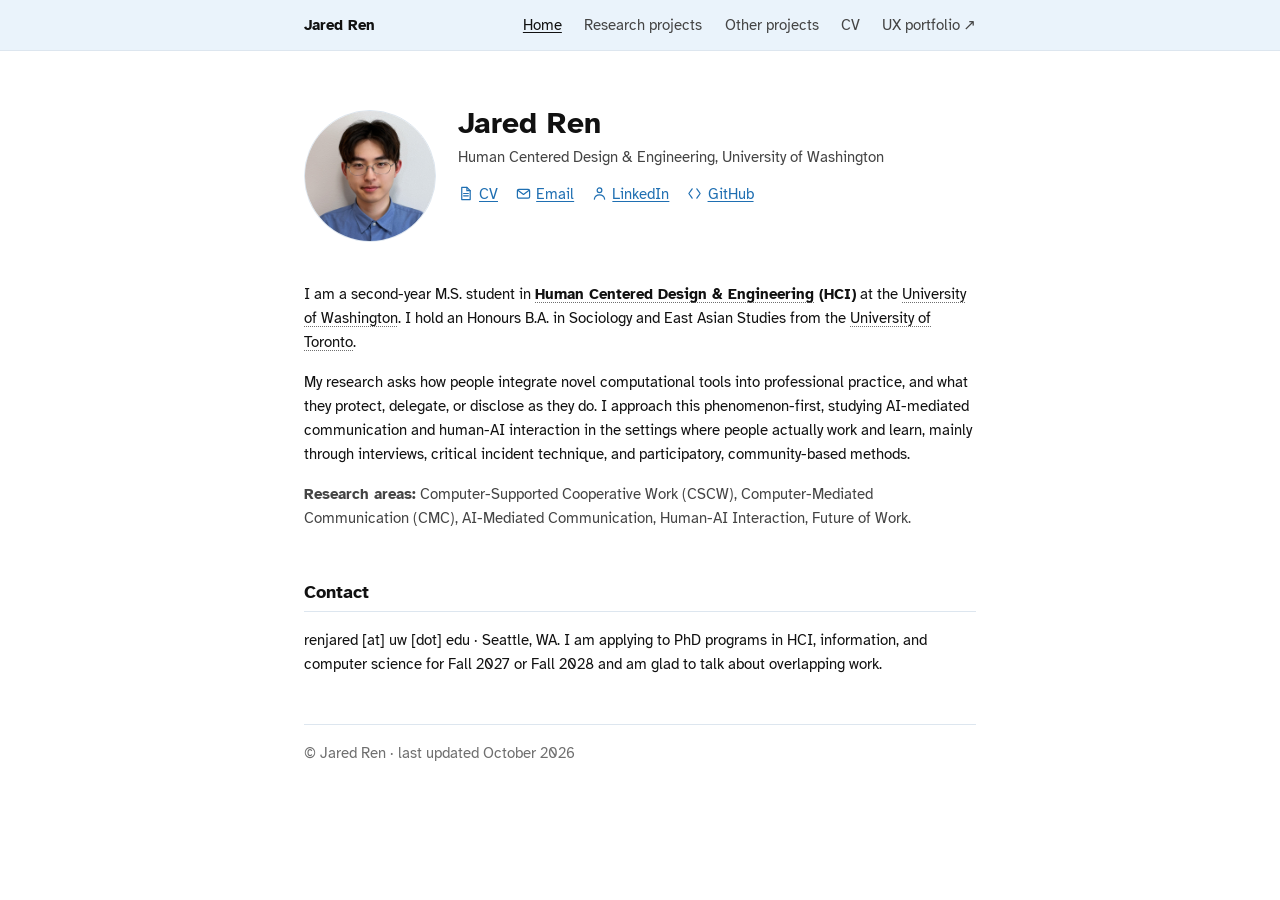
<file: index.html>
<!DOCTYPE html>
<html lang="en">
<head>
<meta charset="utf-8">
<meta name="viewport" content="width=device-width, initial-scale=1">
<title>Jared Ren</title>
<meta name="description" content="Jared Ren is an M.S. student in Human Centered Design and Engineering at the University of Washington studying AI-mediated communication, human-AI interaction, and how people integrate new computational tools into their work.">
<meta name="author" content="Jared Ren">
<link rel="canonical" href="https://jaredren.github.io/">
<link rel="icon" href="favicon.svg?v=2" type="image/svg+xml">
<meta name="theme-color" content="#ffffff">

<meta property="og:type" content="website">
<meta property="og:title" content="Jared Ren">
<meta property="og:description" content="M.S. student in Human Centered Design and Engineering at the University of Washington. AI-mediated communication and human-AI interaction.">
<meta property="og:url" content="https://jaredren.github.io/">
<meta property="og:image" content="https://jaredren.github.io/headshot.jpg">
<meta name="twitter:card" content="summary">
<meta name="twitter:title" content="Jared Ren">
<meta name="twitter:description" content="M.S. student in HCDE at the University of Washington.">
<meta name="twitter:image" content="https://jaredren.github.io/headshot.jpg">

<link rel="preconnect" href="https://fonts.googleapis.com">
<link rel="preconnect" href="https://fonts.gstatic.com" crossorigin>
<link href="https://fonts.googleapis.com/css2?family=Atkinson+Hyperlegible:ital,wght@0,400;0,700;1,400&display=swap" rel="stylesheet">
<link rel="stylesheet" href="style.css?v=20261008b">
</head>
<body>

  <nav class="topnav">
    <div class="topnav-inner">
      <a class="nav-brand" href="./">Jared Ren</a>
      <div class="nav-links">
        <a href="./" aria-current="page">Home</a>
        <a href="research.html">Research projects</a>
        <a href="projects.html">Other projects</a>
        <a href="cv.pdf" target="_blank" rel="noopener">CV</a>
        <a target="_blank" rel="noopener" href="https://jaredren.github.io/portfolio/">UX portfolio&#8201;&#8599;</a>
      </div>
    </div>
  </nav>

<main id="top">

  <header class="hero">
    <div class="hero-text">
      <h1>Jared Ren</h1>
      <p class="location">Human Centered Design &amp; Engineering, University of Washington</p>

      <ul class="links">
        <li><a href="cv.pdf" target="_blank" rel="noopener"><svg class="ico" viewBox="0 0 16 16" aria-hidden="true"><path d="M4 1.5h5.5L13 5v9.5H4z" fill="none" stroke="currentColor" stroke-width="1.3" stroke-linejoin="round"/><path d="M9.5 1.5V5H13M6 8h5M6 10.5h5" fill="none" stroke="currentColor" stroke-width="1.3" stroke-linecap="round"/></svg>CV</a></li>
        <li><a href="mailto:renjared@uw.edu"><svg class="ico" viewBox="0 0 16 16" aria-hidden="true"><rect x="1.5" y="3.5" width="13" height="9.5" rx="1.5" fill="none" stroke="currentColor" stroke-width="1.3"/><path d="M2 4.5l6 4.5 6-4.5" fill="none" stroke="currentColor" stroke-width="1.3" stroke-linejoin="round"/></svg>Email</a></li>
        <li><a target="_blank" rel="noopener" href="https://linkedin.com/in/renjared"><svg class="ico" viewBox="0 0 16 16" aria-hidden="true"><circle cx="8" cy="4.5" r="2.5" fill="none" stroke="currentColor" stroke-width="1.3"/><path d="M2.5 14c.5-3 2.7-4.5 5.5-4.5s5 1.5 5.5 4.5" fill="none" stroke="currentColor" stroke-width="1.3" stroke-linecap="round"/></svg>LinkedIn</a></li>
        <li><a target="_blank" rel="noopener" href="https://github.com/jaredren"><svg class="ico" viewBox="0 0 16 16" aria-hidden="true"><path d="M5.5 3L2 8l3.5 5M10.5 3L14 8l-3.5 5" fill="none" stroke="currentColor" stroke-width="1.3" stroke-linecap="round" stroke-linejoin="round"/></svg>GitHub</a></li>
      </ul>
    </div>

    <figure class="headshot">
      <img src="headshot.jpg" alt="Photo of Jared Ren"
           onerror="this.style.display='none';this.parentNode.classList.add('no-photo');">
      <figcaption>photo</figcaption>
    </figure>
  </header>

  <section class="bio" aria-label="About">
    <p>
      I am a second-year M.S. student in <strong><a target="_blank" rel="noopener" class="quiet" href="https://www.hcde.washington.edu/">Human Centered Design &amp; Engineering</a> (HCI)</strong>
      at the <a target="_blank" rel="noopener" class="quiet" href="https://www.washington.edu/">University of Washington</a>. I hold an Honours B.A. in Sociology and East Asian Studies
      from the <a target="_blank" rel="noopener" class="quiet" href="https://www.utoronto.ca/">University of Toronto</a>.
    </p>
    <p>
      My research asks how people integrate novel computational tools into professional practice,
      and what they protect, delegate, or disclose as they do. I approach this phenomenon-first,
      studying AI-mediated communication and human-AI interaction in the settings where people
      actually work and learn, mainly through interviews, critical incident technique, and
      participatory, community-based methods.
    </p>
    <p class="areas">
      <strong>Research areas:</strong> Computer-Supported Cooperative Work (CSCW),
      Computer-Mediated Communication (CMC), AI-Mediated Communication, Human-AI Interaction,
      Future of Work.
    </p>
  </section>

    <section id="contact" aria-labelledby="contact-h">
    <h2 id="contact-h">Contact</h2>
    <p class="misc">
      renjared [at] uw [dot] edu &middot; Seattle, WA.
      I am applying to PhD programs in HCI, information, and computer science for Fall 2027 or Fall 2028 and am
      glad to talk about overlapping work.
    </p>
  </section>

  <footer>
    <p>&copy; Jared Ren &middot; last updated October 2026</p>
  </footer>

</main>

</body>
</html>
</file>
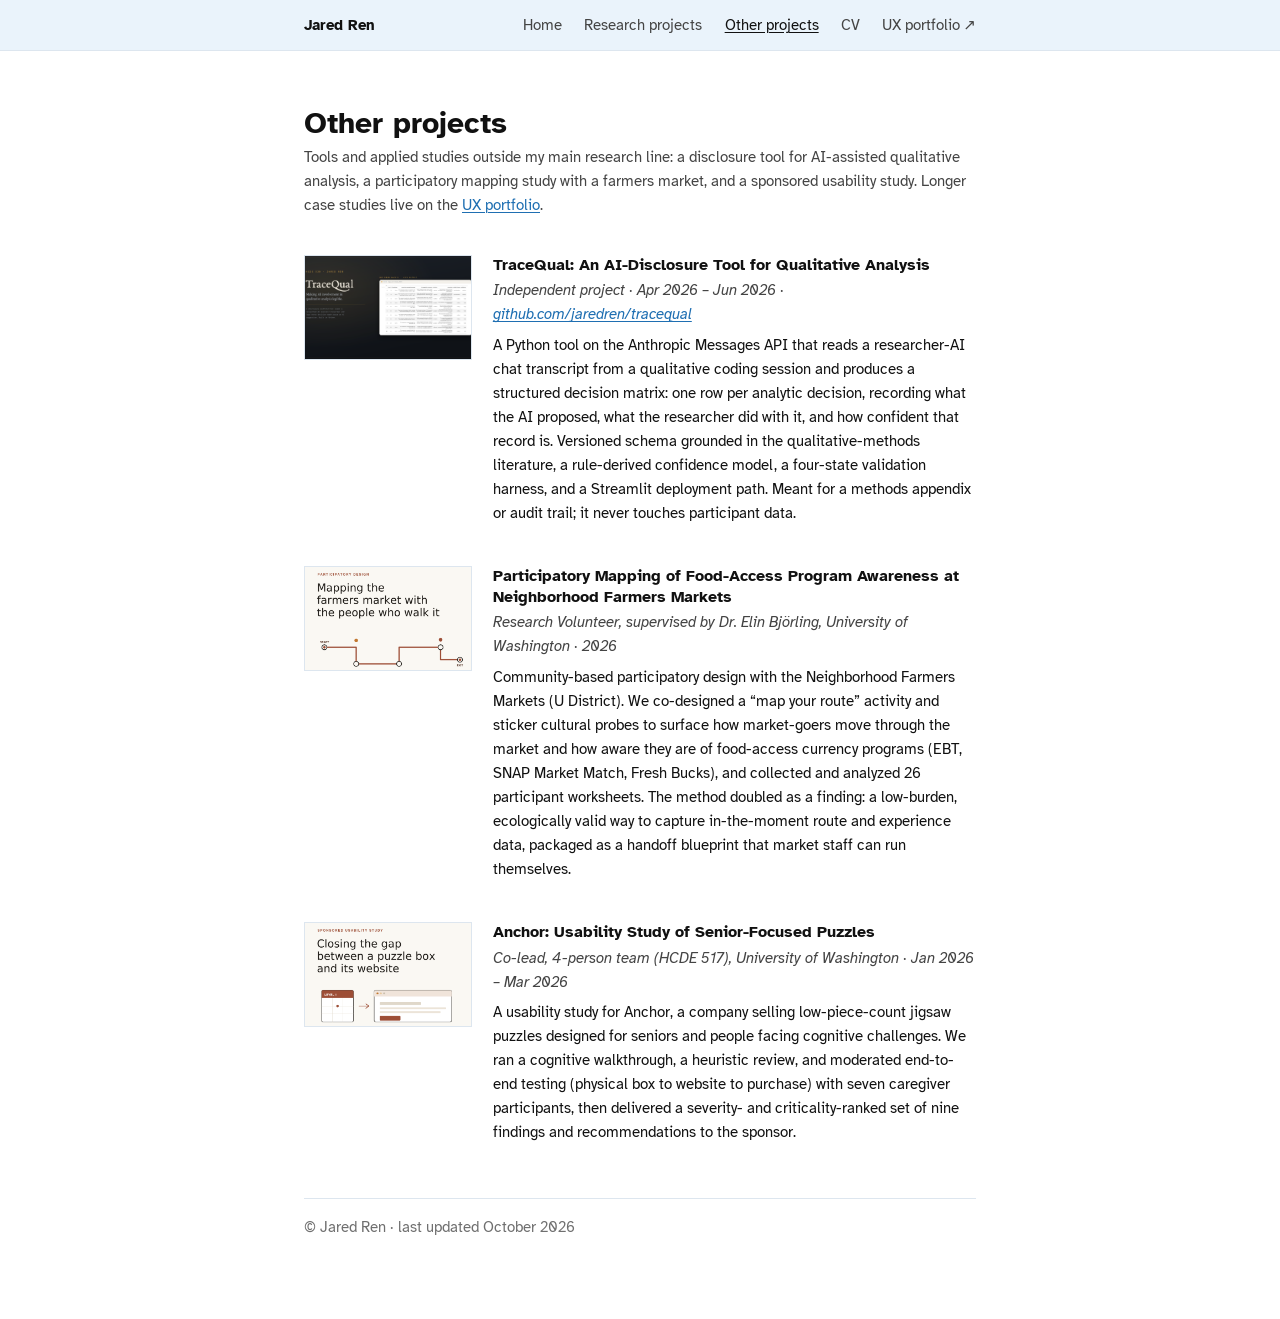
<file: projects.html>
<!DOCTYPE html>
<html lang="en">
<head>
<meta charset="utf-8">
<meta name="viewport" content="width=device-width, initial-scale=1">
<title>Other projects — Jared Ren</title>
<meta name="description" content="Other projects by Jared Ren: tools, participatory research, and usability studies.">
<meta name="author" content="Jared Ren">
<link rel="canonical" href="https://jaredren.github.io/projects.html">
<link rel="icon" href="favicon.svg?v=2" type="image/svg+xml">
<meta name="theme-color" content="#ffffff">
<link rel="preconnect" href="https://fonts.googleapis.com">
<link rel="preconnect" href="https://fonts.gstatic.com" crossorigin>
<link href="https://fonts.googleapis.com/css2?family=Atkinson+Hyperlegible:ital,wght@0,400;0,700;1,400&display=swap" rel="stylesheet">
<link rel="stylesheet" href="style.css?v=20261008b">
</head>
<body>

  <nav class="topnav">
    <div class="topnav-inner">
      <a class="nav-brand" href="./">Jared Ren</a>
      <div class="nav-links">
        <a href="./">Home</a>
        <a href="research.html">Research projects</a>
        <a href="projects.html" aria-current="page">Other projects</a>
        <a href="cv.pdf" target="_blank" rel="noopener">CV</a>
        <a target="_blank" rel="noopener" href="https://jaredren.github.io/portfolio/">UX portfolio&#8201;&#8599;</a>
      </div>
    </div>
  </nav>

<main id="top" class="research-page">

  <header class="page-head">
    <h1>Other projects</h1>
    <p class="lede">
      Tools and applied studies outside my main research line: a disclosure tool for AI-assisted
      qualitative analysis, a participatory mapping study with a farmers market, and a sponsored
      usability study. Longer case studies live on the
      <a target="_blank" rel="noopener" href="https://jaredren.github.io/portfolio/">UX portfolio</a>.
    </p>
  </header>

  <section id="projects" aria-label="Projects">

    <article class="rp has-thumb">
      <img class="thumb" src="img/tracequal.png" alt="TraceQual decision matrix">
      <div class="rp-body">
        <h3>TraceQual: An AI-Disclosure Tool for Qualitative Analysis</h3>
        <p class="role">Independent project &middot; Apr 2026 &ndash; Jun 2026 &middot; <a target="_blank" rel="noopener" href="https://github.com/jaredren/tracequal">github.com/jaredren/tracequal</a></p>
        <p class="overview">
          A Python tool on the Anthropic Messages API that reads a researcher-AI chat transcript from
          a qualitative coding session and produces a structured decision matrix: one row per analytic
          decision, recording what the AI proposed, what the researcher did with it, and how confident
          that record is. Versioned schema grounded in the qualitative-methods literature, a
          rule-derived confidence model, a four-state validation harness, and a Streamlit deployment
          path. Meant for a methods appendix or audit trail; it never touches participant data.
        </p>
      </div>
    </article>

    <article class="rp has-thumb">
      <img class="thumb" src="img/farmers.png" alt="Map-your-route activity at the farmers market">
      <div class="rp-body">
        <h3>Participatory Mapping of Food-Access Program Awareness at Neighborhood Farmers Markets</h3>
        <p class="role">Research Volunteer, supervised by Dr. Elin Bj&ouml;rling, University of Washington &middot; 2026</p>
        <p class="overview">
          Community-based participatory design with the Neighborhood Farmers Markets (U District).
          We co-designed a &ldquo;map your route&rdquo; activity and sticker cultural probes to
          surface how market-goers move through the market and how aware they are of food-access
          currency programs (EBT, SNAP Market Match, Fresh Bucks), and collected and analyzed 26
          participant worksheets. The method doubled as a finding: a low-burden, ecologically valid
          way to capture in-the-moment route and experience data, packaged as a handoff blueprint
          that market staff can run themselves.
        </p>
      </div>
    </article>

    <article class="rp has-thumb">
      <img class="thumb" src="img/anchor.png" alt="Anchor usability study">
      <div class="rp-body">
        <h3>Anchor: Usability Study of Senior-Focused Puzzles</h3>
        <p class="role">Co-lead, 4-person team (HCDE 517), University of Washington &middot; Jan 2026 &ndash; Mar 2026</p>
        <p class="overview">
          A usability study for Anchor, a company selling low-piece-count jigsaw puzzles designed for
          seniors and people facing cognitive challenges. We ran a cognitive walkthrough, a heuristic
          review, and moderated end-to-end testing (physical box to website to purchase) with seven
          caregiver participants, then delivered a severity- and criticality-ranked set of nine
          findings and recommendations to the sponsor.
        </p>
      </div>
    </article>

  </section>

  <footer>
    <p>&copy; Jared Ren &middot; last updated October 2026</p>
  </footer>

</main>

</body>
</html>
</file>
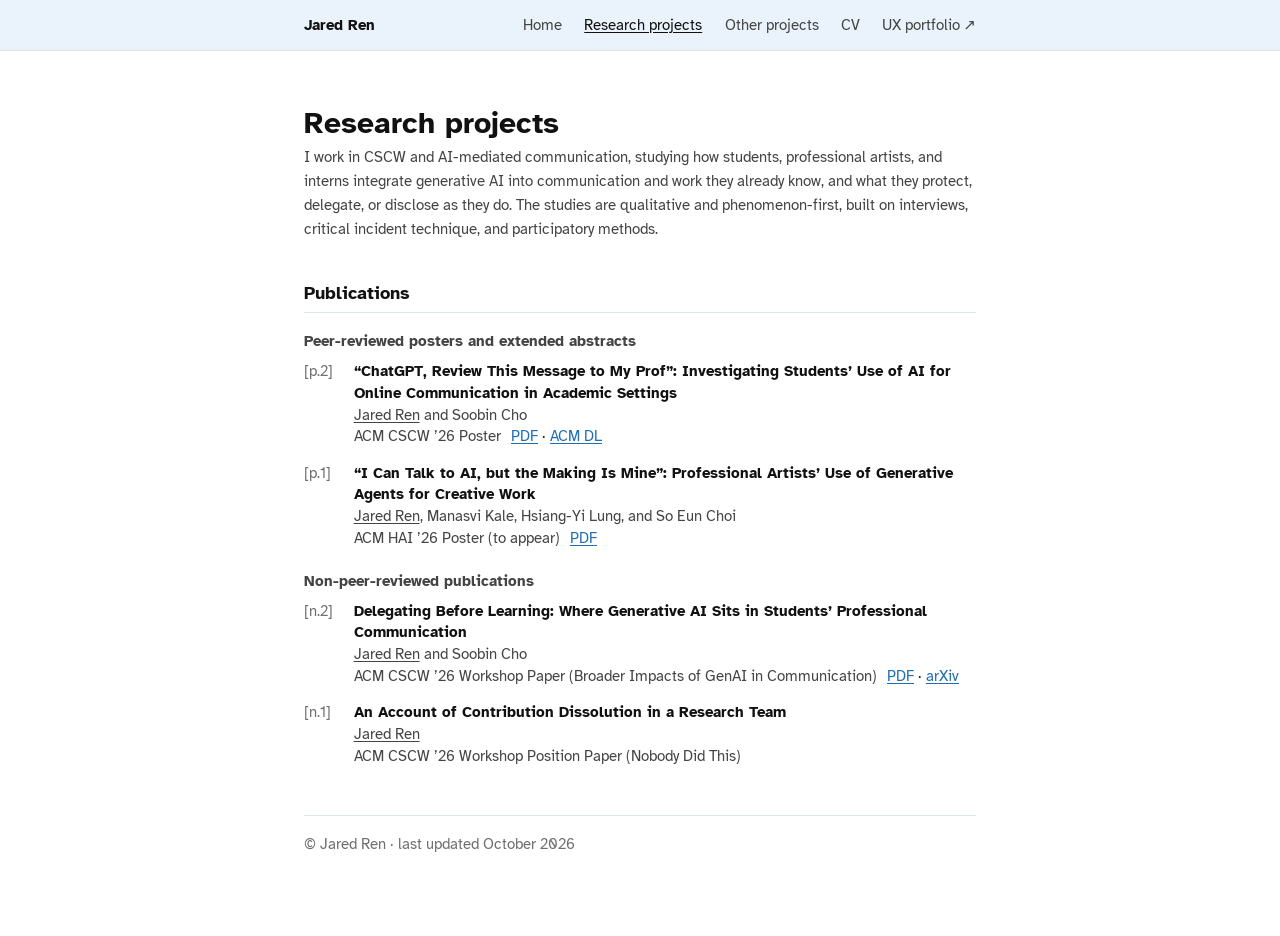
<file: research.html>
<!DOCTYPE html>
<html lang="en">
<head>
<meta charset="utf-8">
<meta name="viewport" content="width=device-width, initial-scale=1">
<title>Research projects — Jared Ren</title>
<meta name="description" content="Publications and research projects by Jared Ren.">
<meta name="author" content="Jared Ren">
<link rel="canonical" href="https://jaredren.github.io/research.html">
<link rel="icon" href="favicon.svg?v=2" type="image/svg+xml">
<meta name="theme-color" content="#ffffff">
<link rel="preconnect" href="https://fonts.googleapis.com">
<link rel="preconnect" href="https://fonts.gstatic.com" crossorigin>
<link href="https://fonts.googleapis.com/css2?family=Atkinson+Hyperlegible:ital,wght@0,400;0,700;1,400&display=swap" rel="stylesheet">
<link rel="stylesheet" href="style.css?v=20261008b">
</head>
<body>

  <nav class="topnav">
    <div class="topnav-inner">
      <a class="nav-brand" href="./">Jared Ren</a>
      <div class="nav-links">
        <a href="./">Home</a>
        <a href="research.html" aria-current="page">Research projects</a>
        <a href="projects.html">Other projects</a>
        <a href="cv.pdf" target="_blank" rel="noopener">CV</a>
        <a target="_blank" rel="noopener" href="https://jaredren.github.io/portfolio/">UX portfolio&#8201;&#8599;</a>
      </div>
    </div>
  </nav>

<main id="top" class="research-page">

  <header class="page-head">
    <h1>Research projects</h1>
    <p class="lede">
      I work in CSCW and AI-mediated communication, studying how students, professional artists,
      and interns integrate generative AI into communication and work they already know, and what
      they protect, delegate, or disclose as they do. The studies are qualitative and phenomenon-first,
      built on interviews, critical incident technique, and participatory methods.
    </p>
  </header>

  <section id="publications" aria-labelledby="pubs-h">
    <h2 id="pubs-h">Publications</h2>

    <p class="pub-group">Peer-reviewed posters and extended abstracts</p>
    <ul class="pubs">
      <li id="p2">
        <span class="key">[p.2]</span><span class="pub-title">&ldquo;ChatGPT, Review This Message to My Prof&rdquo;: Investigating Students&rsquo; Use of AI for Online Communication in Academic Settings</span><br>
        <span class="authors"><span class="me">Jared Ren</span> and Soobin Cho</span><br>
        <span class="venue">ACM CSCW &rsquo;26 Poster</span>
        <span class="pub-links"><a href="papers/ren2026-cscw-chatgpt-review-this-message.pdf" target="_blank" rel="noopener">PDF</a> &middot; <a target="_blank" rel="noopener" href="https://dl.acm.org/doi/10.1145/3785651.3831512">ACM DL</a></span>
      </li>
      <li id="p1">
        <span class="key">[p.1]</span><span class="pub-title">&ldquo;I Can Talk to AI, but the Making Is Mine&rdquo;: Professional Artists&rsquo; Use of Generative Agents for Creative Work</span><br>
        <span class="authors"><span class="me">Jared Ren</span>, Manasvi Kale, Hsiang-Yi Lung, and So Eun Choi</span><br>
        <span class="venue">ACM HAI &rsquo;26 Poster (to appear)</span>
        <span class="pub-links"><a href="papers/ren2026-hai-making-is-mine.pdf" target="_blank" rel="noopener">PDF</a></span>
      </li>
    </ul>

    <p class="pub-group">Non-peer-reviewed publications</p>
    <ul class="pubs">
      <li id="n2">
        <span class="key">[n.2]</span><span class="pub-title">Delegating Before Learning: Where Generative AI Sits in Students&rsquo; Professional Communication</span><br>
        <span class="authors"><span class="me">Jared Ren</span> and Soobin Cho</span><br>
        <span class="venue">ACM CSCW &rsquo;26 Workshop Paper (Broader Impacts of GenAI in Communication)</span>
        <span class="pub-links"><a href="papers/ren2026-delegating-before-learning.pdf" target="_blank" rel="noopener">PDF</a> &middot; <a target="_blank" rel="noopener" href="https://arxiv.org/abs/2608.28837">arXiv</a></span>
      </li>
      <li id="n1">
        <span class="key">[n.1]</span><span class="pub-title">An Account of Contribution Dissolution in a Research Team</span><br>
        <span class="authors"><span class="me">Jared Ren</span></span><br>
        <span class="venue">ACM CSCW &rsquo;26 Workshop Position Paper (Nobody Did This)</span>
      </li>
    </ul>
  </section>

  <footer>
    <p>&copy; Jared Ren &middot; last updated October 2026</p>
  </footer>

</main>

</body>
</html>
</file>
<file: style.css>
:root {
  --ink:      #111111;
  --ink-soft: #444444;
  --muted:    #6f6f6f;
  --rule:     #dde6ef;
  --bg:       #ffffff;
  --accent:   #1f6fb2;
  --accent-bg:#eaf3fb;
  --font:     'Atkinson Hyperlegible', 'Helvetica Neue', Arial, system-ui, sans-serif;
  --maxw:     720px;
}

* { box-sizing: border-box; }
html { -webkit-text-size-adjust: 100%; }

body {
  margin: 0;
  background: var(--bg);
  color: var(--ink);
  font-family: var(--font);
  font-size: 15px;
  line-height: 1.6;
  -webkit-font-smoothing: antialiased;
}

a { color: var(--accent); text-decoration: underline; text-underline-offset: 2px; text-decoration-thickness: 1px; }
a:hover { text-decoration-thickness: 2px; }
a.quiet { color: inherit; text-decoration: underline dotted; text-decoration-color: var(--muted); text-decoration-thickness: 1px; text-underline-offset: 3px; }
a.quiet:hover { text-decoration-style: solid; text-decoration-color: var(--accent); }

/* ---------- Nav ---------- */
.topnav { border-bottom: 1px solid var(--rule); background: var(--accent-bg); }
.topnav-inner {
  max-width: var(--maxw);
  margin: 0 auto;
  padding: .8rem 1.5rem;
  display: flex;
  align-items: center;
  gap: 1.4rem;
}
.nav-brand { font-weight: 700; color: var(--ink); text-decoration: none; }
.nav-links { display: flex; gap: 1.4rem; margin-left: auto; }
.nav-links a { color: var(--ink-soft); text-decoration: none; }
.nav-links a:hover, .nav-links a[aria-current="page"] { color: var(--ink); text-decoration: underline; }


/* ---------- Layout ---------- */
main { max-width: var(--maxw); margin: 0 auto; padding: 3.5rem 1.5rem 5rem; }
section { margin-bottom: 3rem; }

h1 { font-size: 1.9rem; font-weight: 700; line-height: 1.1; margin: 0 0 .3rem; }
h2 {
  font-size: 1.1rem;
  font-weight: 700;
  margin: 0 0 1rem;
  padding-bottom: .3rem;
  border-bottom: 1px solid var(--rule);
}
h3 { font-size: 1rem; font-weight: 700; margin: 0 0 .15rem; line-height: 1.3; }
p { margin: 0 0 1rem; }

/* ---------- Header ---------- */
.hero { display: flex; flex-direction: row-reverse; justify-content: flex-end; align-items: flex-start; gap: 1.4rem; margin-bottom: 2.5rem; }
.hero-text { flex: 1; }
.location { margin: 0 0 .8rem; color: var(--ink-soft); }
.links { list-style: none; display: flex; flex-wrap: wrap; gap: .3rem 1.1rem; margin: 0; padding: 0; }
.links a { display: inline-flex; align-items: center; gap: .35rem; }
.ico { width: 1em; height: 1em; flex: 0 0 auto; }
.headshot { margin: .2rem 0 0; flex: 0 0 132px; }
.headshot img { width: 132px; height: 132px; object-fit: cover; border-radius: 50%; border: 1px solid var(--rule); display: block; }
.headshot figcaption { display: none; }
.headshot.no-photo { width: 132px; height: 132px; border: 1px dashed var(--rule); border-radius: 50%; display: flex; align-items: center; justify-content: center; color: var(--muted); }
.headshot.no-photo figcaption { display: block; }

/* ---------- Bio ---------- */
.bio { margin-bottom: 3rem; }
.bio .areas { color: var(--ink-soft); }

/* ---------- Publications ---------- */
.pub-group { font-weight: 700; color: var(--ink-soft); margin: 1.2rem 0 .5rem; }
.pub-group:first-of-type { margin-top: 0; }
ul.pubs { list-style: none; margin: 0; padding: 0; }
ul.pubs li { padding-left: 3.1rem; text-indent: -3.1rem; margin-bottom: .9rem; line-height: 1.45; }
ul.pubs li > * { text-indent: 0; }
ul.pubs .key { display: inline-block; width: 3.1rem; color: var(--muted); }
ul.pubs .pub-title { font-weight: 700; }
ul.pubs .authors { color: var(--ink-soft); }
ul.pubs .authors .me { text-decoration: underline; text-underline-offset: 0.15em; }
ul.pubs .venue { color: var(--ink-soft); }
ul.pubs .pub-links { margin-left: .4rem; }

/* ---------- Projects page ---------- */
.page-head { margin-bottom: 2.4rem; }
.page-head .lede { margin: 0; color: var(--ink-soft); }
.rp { margin-bottom: 2.2rem; }
.rp:last-child { margin-bottom: 0; }
.rp.has-thumb { display: grid; grid-template-columns: 168px 1fr; column-gap: 1.3rem; }
.rp.has-thumb .thumb { grid-column: 1; grid-row: 1; }
.rp.has-thumb .rp-body { grid-column: 2; }
.thumb { width: 168px; aspect-ratio: 16 / 10; object-fit: cover; border: 1px solid var(--rule); }
.rp .status { font-weight: 400; color: var(--muted); white-space: nowrap; }
.rp .role { margin: 0 0 .4rem; color: var(--ink-soft); font-style: italic; }
.rp .overview { margin: 0 0 .4rem; }
.rp-pubs { list-style: none; margin: 0; padding: 0 0 0 .9rem; border-left: 2px solid var(--rule); color: var(--ink-soft); }
.rp-pubs li { margin-bottom: .3rem; }
.case-link { margin: 0; }

/* ---------- Misc ---------- */
.misc p { margin: 0; }
footer { margin-top: 3rem; padding-top: 1rem; border-top: 1px solid var(--rule); color: var(--muted); }
footer p { margin: 0; }

@media (max-width: 540px) {
  body { font-size: 15px; }
  main { padding: 2.5rem 1.25rem 4rem; }
  h1 { font-size: 1.7rem; }
  .headshot, .headshot.no-photo { flex-basis: 80px; width: 80px; height: 80px; }
  .headshot img { width: 80px; height: 80px; }
  .rp.has-thumb { grid-template-columns: 1fr; }
  .rp.has-thumb .thumb { grid-row: auto; width: 100%; margin-bottom: .8rem; }
  .rp.has-thumb .rp-body { grid-column: 1; }
  .topnav-inner { flex-wrap: wrap; gap: .6rem 1rem; }
  .nav-links { margin-left: 0; gap: 1rem; }
}
</file>
